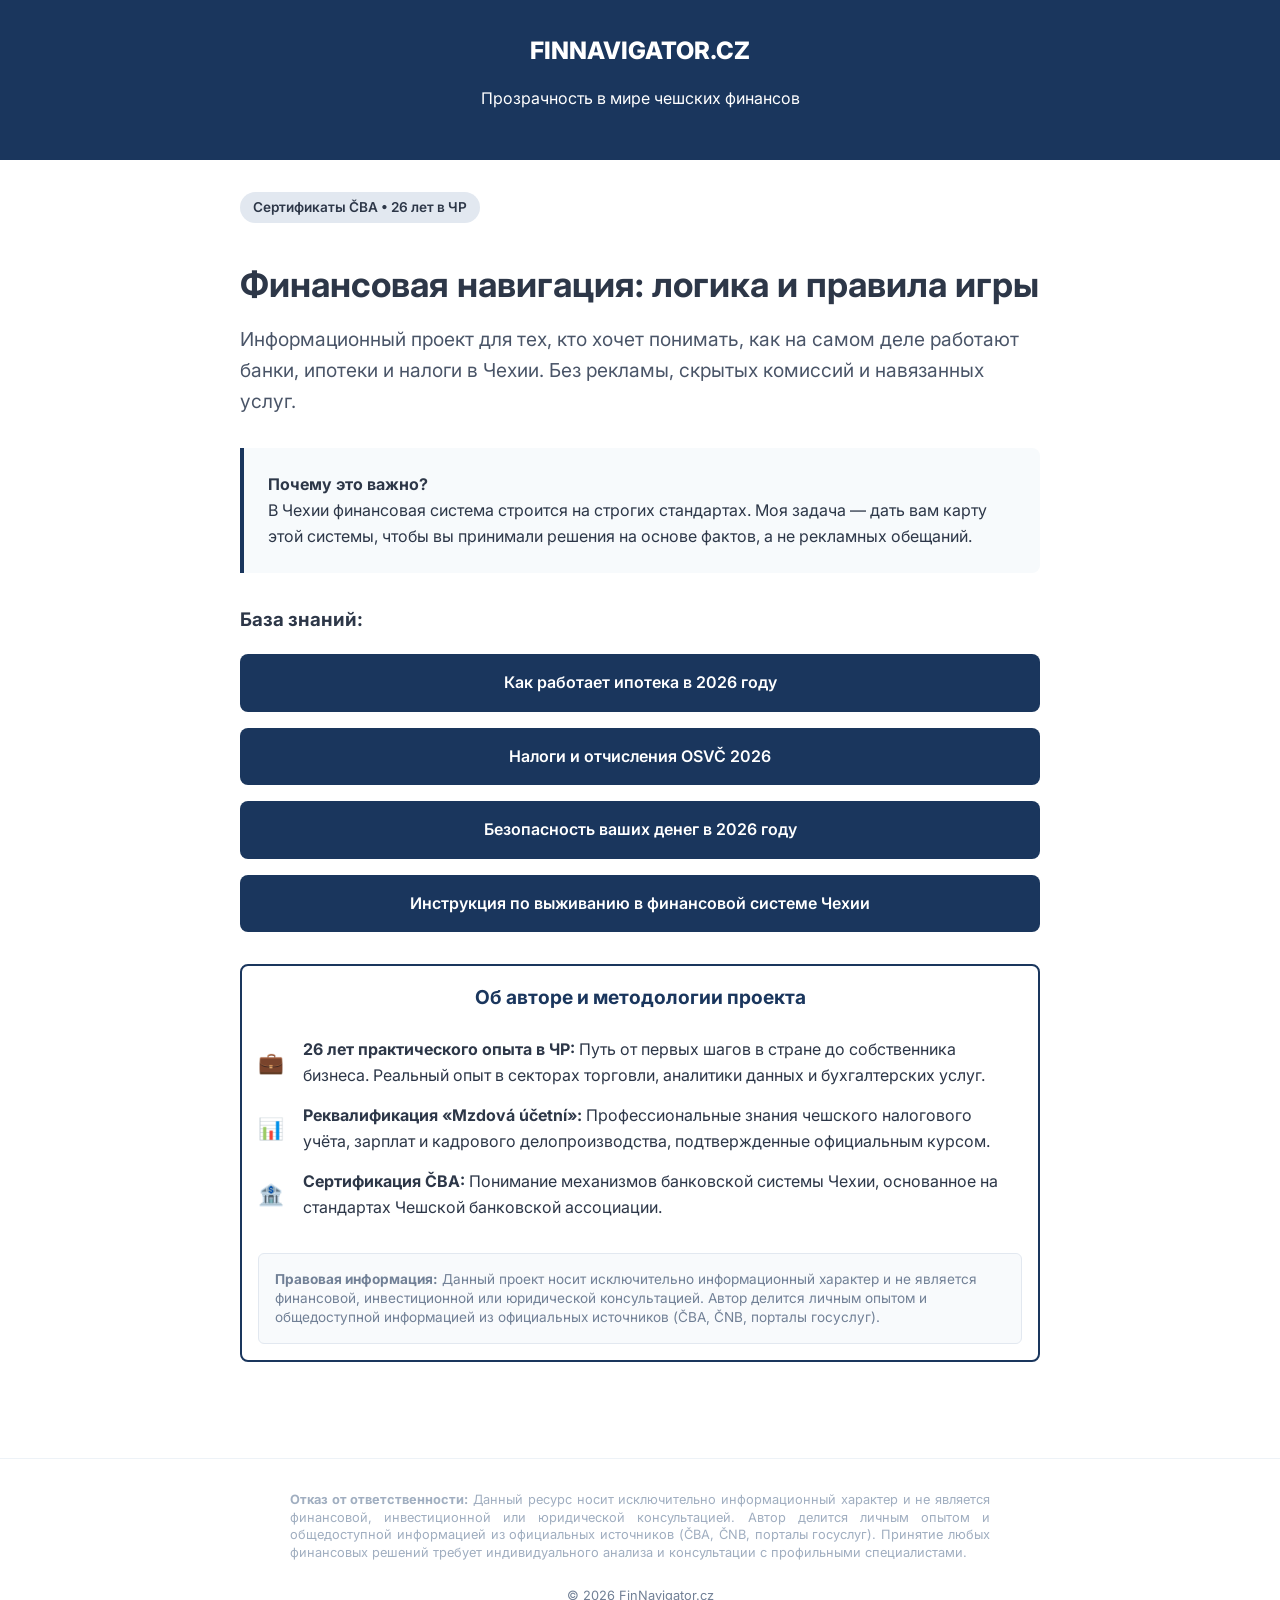
<file: index.html>
<!DOCTYPE html>
<html lang="ru">
<head>
    <meta charset="UTF-8">
    <meta name="viewport" content="width=device-width, initial-scale=1.0">
    <title>FinNavigator.cz | Финансовая грамотность в Чехии</title>
    <link href="https://fonts.googleapis.com/css2?family=Inter:wght@400;600;800&display=swap" rel="stylesheet">
    <style>
        :root {
            --primary: #1a365d; /* Глубокий синий (доверие) */
            --accent: #2b6cb0;
            --text: #2d3748;
            --light: #f7fafc;
        }
        body {
            font-family: 'Inter', sans-serif;
            margin: 0;
            line-height: 1.6;
            color: var(--text);
            background-color: #fff;
        }
        header {
            background: var(--primary);
            color: white;
            padding: 2rem 1rem;
            text-align: center;
        }
        .container {
            max-width: 800px;
            margin: 0 auto;
            padding: 2rem 1rem;
        }
        .badge {
            display: inline-block;
            background: #e2e8f0;
            padding: 0.3rem 0.8rem;
            border-radius: 20px;
            font-size: 0.85rem;
            font-weight: 600;
            margin-bottom: 1rem;
        }
        h1 { font-size: 2.2rem; margin-bottom: 1rem; line-height: 1.2; }
        .hero-text { font-size: 1.2rem; color: #4a5568; margin-bottom: 2rem; }
        
        .card {
            background: var(--light);
            border-left: 4px solid var(--primary);
            padding: 1.5rem;
            margin-bottom: 2rem;
            border-radius: 0 8px 8px 0;
        }
        .btn {
            display: block;
            background: var(--primary);
            color: white;
            text-decoration: none;
            padding: 1rem;
            text-align: center;
            border-radius: 8px;
            font-weight: 600;
            transition: 0.3s;
        }
        .btn:hover { background: var(--accent); }
        
        .footer {
            font-size: 0.8rem;
            color: #718096;
            text-align: center;
            margin-top: 4rem;
            border-top: 1px solid #edf2f7;
            padding-top: 2rem;
        }
        .expert-stamp {
            border: 2px solid var(--primary);
            padding: 1rem;
            margin-top: 2rem;
            text-align: center;
            border-radius: 8px;
        }
		.disclaimer-box {
           font-size: 0.85rem;
           color: #718096;
           background-color: #f8fafc;
           border: 1px solid #e2e8f0;
           padding: 1rem;
           margin-top: 1.5rem;
           border-radius: 6px;
           text-align: left;
           line-height: 1.4;
}
    </style>
</head>
<body>

<header>
    <div style="font-weight: 800; font-size: 1.5rem;">FINNAVIGATOR.CZ</div>
    <p>Прозрачность в мире чешских финансов</p>
</header>

<div class="container">
    <div class="badge">Сертификаты ČBA • 26 лет в ЧР</div>
    
    <h1>Финансовая навигация: логика и правила игры</h1>
    
    <p class="hero-text">
        Информационный проект для тех, кто хочет понимать, как на самом деле работают банки, ипотеки и налоги в Чехии. Без рекламы, скрытых комиссий и навязанных услуг.
    </p>

    <div class="card">
        <strong>Почему это важно?</strong><br>
        В Чехии финансовая система строится на строгих стандартах. Моя задача — дать вам карту этой системы, чтобы вы принимали решения на основе фактов, а не рекламных обещаний.
    </div>

    <h3>База знаний:</h3>
    <a href="mortgage2026.html" class="btn" style="margin-bottom: 1rem;">Как работает ипотека в 2026 году</a>
    <a href="osvc2026.html" class="btn" style="margin-bottom: 1rem;">Налоги и отчисления OSVČ 2026</a>
    <a href="security2026.html" class="btn" style="margin-bottom: 1rem;">Безопасность ваших денег в 2026 году</a>
	<a href="https://www.patreon.com/cw/FinNAVIGATOR" class="btn">Инструкция по выживанию в финансовой системе Чехии</a>

   <div class="expert-stamp">
    <strong style="font-size: 1.2rem; color: var(--primary);">Об авторе и методологии проекта</strong>
    
    <div style="margin-top: 1.5rem; display: grid; grid-template-columns: 30px 1fr; gap: 15px; align-items: center; text-align: left;">
        
        <div style="font-size: 1.3rem; color: var(--accent); font-weight: 800;">💼</div>
        <div>
            <strong>26 лет практического опыта в ЧР:</strong> Путь от первых шагов в стране до собственника бизнеса. Реальный опыт в секторах торговли, аналитики данных и бухгалтерских услуг.
        </div>

        <div style="font-size: 1.3rem; color: var(--accent); font-weight: 800;">📊</div>
        <div>
            <strong>Реквалификация «Mzdová účetní»:</strong> Профессиональные знания чешского налогового учёта, зарплат и кадрового делопроизводства, подтвержденные официальным курсом.
        </div>

        <div style="font-size: 1.3rem; color: var(--accent); font-weight: 800;">🏦</div>
        <div>
            <strong>Сертификация ČBA:</strong> Понимание механизмов банковской системы Чехии, основанное на стандартах Чешской банковской ассоциации.
        </div>
    </div>
    
    <div class="disclaimer-box" style="margin-top: 2rem;">
        <strong>Правовая информация:</strong> Данный проект носит исключительно информационный характер и не является финансовой, инвестиционной или юридической консультацией. Автор делится личным опытом и общедоступной информацией из официальных источников (ČBA, ČNB, порталы госуслуг).
    </div>
</div>
</div>

    <div class="footer">
	<p style="font-size: 0.8rem; line-height: 1.4; max-width: 700px; margin: 0 auto; color: #a0aec0; text-align: justify;">
        <strong>Отказ от ответственности:</strong> Данный ресурс носит исключительно информационный характер и не является финансовой, инвестиционной или юридической консультацией. Автор делится личным опытом и общедоступной информацией из официальных источников (ČBA, ČNB, порталы госуслуг). Принятие любых финансовых решений требует индивидуального анализа и консультации с профильными специалистами.
    </p>
 		<div style="margin-top: 1.5rem;">© 2026 FinNavigator.cz</div>
    </div>
</div>


</body>
</html>
</file>
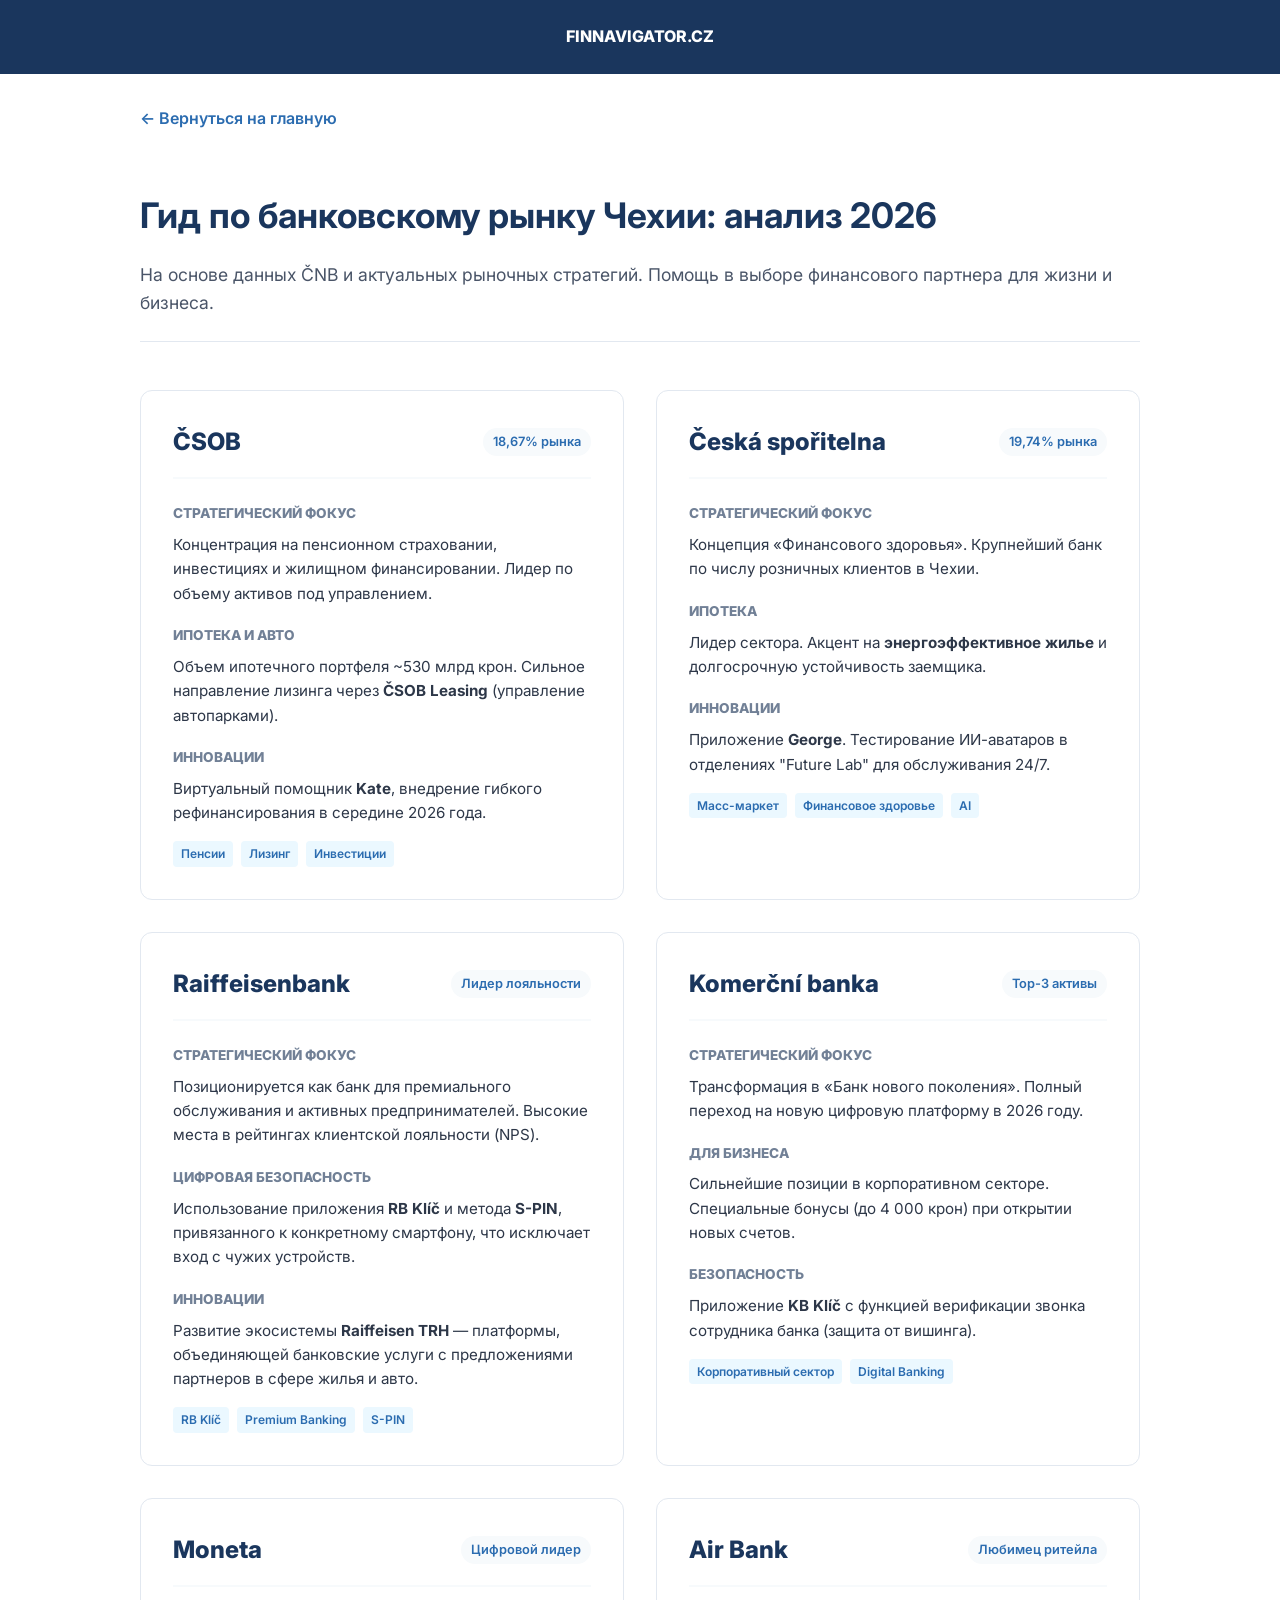
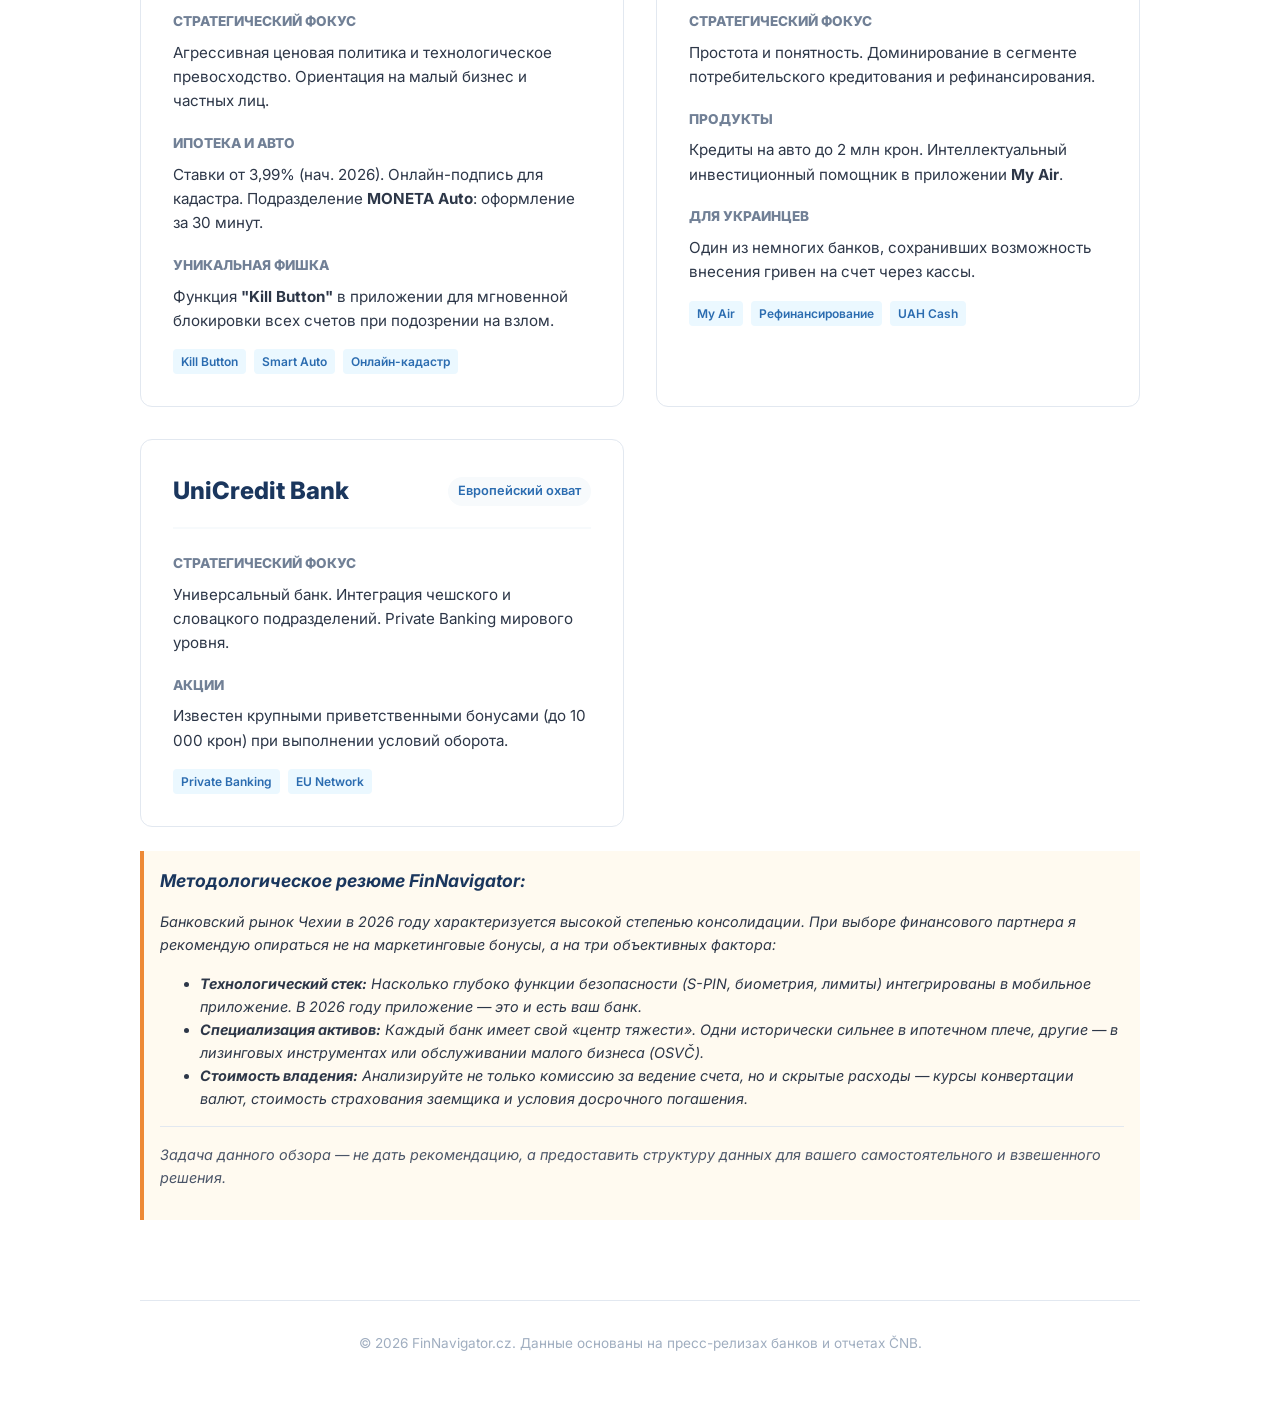
<file: banks2026.html>
<!DOCTYPE html>
<html lang="ru">
<head>
    <meta charset="UTF-8">
    <meta name="viewport" content="width=device-width, initial-scale=1.0">
    <title>Гид по банкам Чехии 2026 | FinNavigator.cz</title>
    <link href="https://fonts.googleapis.com/css2?family=Inter:wght@400;600;700;800&display=swap" rel="stylesheet">
    <style>
        :root { --primary: #1a365d; --accent: #2b6cb0; --text: #2d3748; --bg: #f7fafc; --border: #e2e8f0; }
        body { font-family: 'Inter', sans-serif; margin: 0; line-height: 1.6; color: var(--text); background: #fff; }
        header { background: var(--primary); color: white; padding: 1.5rem; text-align: center; font-weight: 800; }
        .container { max-width: 1000px; margin: 0 auto; padding: 2rem 1.5rem; }
        .back-link { display: inline-block; margin-bottom: 2rem; color: var(--accent); text-decoration: none; font-weight: 600; }
        
        h1 { font-size: 2.2rem; color: var(--primary); margin-bottom: 1rem; }
        .intro { font-size: 1.1rem; color: #4a5568; margin-bottom: 3rem; border-bottom: 1px solid var(--border); padding-bottom: 1.5rem; }

        /* Сетка банков */
        .banks-grid { display: grid; grid-template-columns: repeat(auto-fill, minmax(450px, 1fr)); gap: 2rem; }
        @media (max-width: 600px) { .banks-grid { grid-template-columns: 1fr; } }

        .bank-card { border: 1px solid var(--border); border-radius: 12px; padding: 2rem; background: #fff; transition: transform 0.2s; position: relative; }
        .bank-card:hover { transform: translateY(-5px); border-color: var(--accent); box-shadow: 0 10px 15px -3px rgba(0, 0, 0, 0.1); }
        
        .bank-header { display: flex; justify-content: space-between; align-items: center; margin-bottom: 1.5rem; border-bottom: 2px solid var(--bg); padding-bottom: 1rem; }
        .bank-title { font-size: 1.5rem; font-weight: 800; color: var(--primary); }
        .market-share { font-size: 0.8rem; background: var(--bg); padding: 4px 10px; border-radius: 20px; font-weight: 600; color: var(--accent); }

        .section-label { font-size: 0.85rem; font-weight: 800; text-transform: uppercase; color: #718096; margin-top: 1.2rem; display: block; }
        .content-text { font-size: 0.95rem; margin: 0.5rem 0 1rem 0; }
        
        .tag-list { display: flex; flex-wrap: wrap; gap: 8px; margin-top: 1rem; }
        .tag { font-size: 0.75rem; background: #ebf8ff; color: #2b6cb0; padding: 3px 8px; border-radius: 4px; font-weight: 600; }

        .expert-comment { background: #fffaf0; border-left: 4px solid #ed8936; padding: 1rem; margin-top: 1.5rem; font-size: 0.9rem; font-style: italic; }
        
        .footer { font-size: 0.85rem; color: #a0aec0; text-align: center; margin-top: 5rem; padding: 2rem 0; border-top: 1px solid var(--border); }
    </style>
</head>
<body>

<header>FINNAVIGATOR.CZ</header>

<div class="container">
    <a href="index.html" class="back-link">← Вернуться на главную</a>
    
    <h1>Гид по банковскому рынку Чехии: анализ 2026</h1>
    <p class="intro">На основе данных ČNB и актуальных рыночных стратегий. Помощь в выборе финансового партнера для жизни и бизнеса.</p>

    <div class="banks-grid">
        
        <div class="bank-card">
            <div class="bank-header">
                <span class="bank-title">ČSOB</span>
                <span class="market-share">18,67% рынка</span>
            </div>
            <span class="section-label">Стратегический фокус</span>
            <p class="content-text">Концентрация на пенсионном страховании, инвестициях и жилищном финансировании. Лидер по объему активов под управлением.</p>
            
            <span class="section-label">Ипотека и Авто</span>
            <p class="content-text">Объем ипотечного портфеля ~530 млрд крон. Сильное направление лизинга через <strong>ČSOB Leasing</strong> (управление автопарками).</p>
            
            <span class="section-label">Инновации</span>
            <p class="content-text">Виртуальный помощник <strong>Kate</strong>, внедрение гибкого рефинансирования в середине 2026 года.</p>
            
            <div class="tag-list">
                <span class="tag">Пенсии</span><span class="tag">Лизинг</span><span class="tag">Инвестиции</span>
            </div>
        </div>

        <div class="bank-card">
            <div class="bank-header">
                <span class="bank-title">Česká spořitelna</span>
                <span class="market-share">19,74% рынка</span>
            </div>
            <span class="section-label">Стратегический фокус</span>
            <p class="content-text">Концепция «Финансового здоровья». Крупнейший банк по числу розничных клиентов в Чехии.</p>
            
            <span class="section-label">Ипотека</span>
            <p class="content-text">Лидер сектора. Акцент на <strong>энергоэффективное жилье</strong> и долгосрочную устойчивость заемщика.</p>
            
            <span class="section-label">Инновации</span>
            <p class="content-text">Приложение <strong>George</strong>. Тестирование ИИ-аватаров в отделениях "Future Lab" для обслуживания 24/7.</p>
            
            <div class="tag-list">
                <span class="tag">Масс-маркет</span><span class="tag">Финансовое здоровье</span><span class="tag">AI</span>
            </div>
        </div>
         <div class="bank-card">
            <div class="bank-header">
                <span class="bank-title">Raiffeisenbank</span>
                <span class="market-share">Лидер лояльности</span>
            </div>
            <span class="section-label">Стратегический фокус</span>
            <p class="content-text">Позиционируется как банк для премиального обслуживания и активных предпринимателей. Высокие места в рейтингах клиентской лояльности (NPS).</p>
            
            <span class="section-label">Цифровая безопасность</span>
            <p class="content-text">Использование приложения <strong>RB Klíč</strong> и метода <strong>S-PIN</strong>, привязанного к конкретному смартфону, что исключает вход с чужих устройств.</p>
            
            <span class="section-label">Инновации</span>
            <p class="content-text">Развитие экосистемы <strong>Raiffeisen TRH</strong> — платформы, объединяющей банковские услуги с предложениями партнеров в сфере жилья и авто.</p>
            
            <div class="tag-list">
                <span class="tag">RB Klíč</span><span class="tag">Premium Banking</span><span class="tag">S-PIN</span>
            </div>
        </div>
        <div class="bank-card">
            <div class="bank-header">
                <span class="bank-title">Komerční banka</span>
                <span class="market-share">Top-3 активы</span>
            </div>
            <span class="section-label">Стратегический фокус</span>
            <p class="content-text">Трансформация в «Банк нового поколения». Полный переход на новую цифровую платформу в 2026 году.</p>
            
            <span class="section-label">Для бизнеса</span>
            <p class="content-text">Сильнейшие позиции в корпоративном секторе. Специальные бонусы (до 4 000 крон) при открытии новых счетов.</p>
            
            <span class="section-label">Безопасность</span>
            <p class="content-text">Приложение <strong>KB Klíč</strong> с функцией верификации звонка сотрудника банка (защита от вишинга).</p>
            
            <div class="tag-list">
                <span class="tag">Корпоративный сектор</span><span class="tag">Digital Banking</span>
            </div>
        </div>

        <div class="bank-card">
            <div class="bank-header">
                <span class="bank-title">Moneta</span>
                <span class="market-share">Цифровой лидер</span>
            </div>
            <span class="section-label">Стратегический фокус</span>
            <p class="content-text">Агрессивная ценовая политика и технологическое превосходство. Ориентация на малый бизнес и частных лиц.</p>
            
            <span class="section-label">Ипотека и Авто</span>
            <p class="content-text">Ставки от 3,99% (нач. 2026). Онлайн-подпись для кадастра. Подразделение <strong>MONETA Auto</strong>: оформление за 30 минут.</p>
            
            <span class="section-label">Уникальная фишка</span>
            <p class="content-text">Функция <strong>"Kill Button"</strong> в приложении для мгновенной блокировки всех счетов при подозрении на взлом.</p>
            
            <div class="tag-list">
                <span class="tag">Kill Button</span><span class="tag">Smart Auto</span><span class="tag">Онлайн-кадастр</span>
            </div>
        </div>

        <div class="bank-card">
            <div class="bank-header">
                <span class="bank-title">Air Bank</span>
                <span class="market-share">Любимец ритейла</span>
            </div>
            <span class="section-label">Стратегический фокус</span>
            <p class="content-text">Простота и понятность. Доминирование в сегменте потребительского кредитования и рефинансирования.</p>
            
            <span class="section-label">Продукты</span>
            <p class="content-text">Кредиты на авто до 2 млн крон. Интеллектуальный инвестиционный помощник в приложении <strong>My Air</strong>.</p>
            
            <span class="section-label">Для украинцев</span>
            <p class="content-text">Один из немногих банков, сохранивших возможность внесения гривен на счет через кассы.</p>
            
            <div class="tag-list">
                <span class="tag">My Air</span><span class="tag">Рефинансирование</span><span class="tag">UAH Cash</span>
            </div>
        </div>

        <div class="bank-card">
            <div class="bank-header">
                <span class="bank-title">UniCredit Bank</span>
                <span class="market-share">Европейский охват</span>
            </div>
            <span class="section-label">Стратегический фокус</span>
            <p class="content-text">Универсальный банк. Интеграция чешского и словацкого подразделений. Private Banking мирового уровня.</p>
            
            <span class="section-label">Акции</span>
            <p class="content-text">Известен крупными приветственными бонусами (до 10 000 крон) при выполнении условий оборота.</p>
            
            <div class="tag-list">
                <span class="tag">Private Banking</span><span class="tag">EU Network</span>
            </div>
        </div>

    </div>

   <div class="expert-comment">
    <strong style="font-size: 1.1rem; color: var(--primary); display: block; margin-bottom: 0.8rem;">
        Методологическое резюме FinNavigator:
    </strong>
    <p style="margin-bottom: 1rem;">
        Банковский рынок Чехии в 2026 году характеризуется высокой степенью консолидации. При выборе финансового партнера я рекомендую опираться не на маркетинговые бонусы, а на три объективных фактора:
    </p>
    <ul style="margin-bottom: 1rem;">
        <li><strong>Технологический стек:</strong> Насколько глубоко функции безопасности (S-PIN, биометрия, лимиты) интегрированы в мобильное приложение. В 2026 году приложение — это и есть ваш банк.</li>
        <li><strong>Специализация активов:</strong> Каждый банк имеет свой «центр тяжести». Одни исторически сильнее в ипотечном плече, другие — в лизинговых инструментах или обслуживании малого бизнеса (OSVČ).</li>
        <li><strong>Стоимость владения:</strong> Анализируйте не только комиссию за ведение счета, но и скрытые расходы — курсы конвертации валют, стоимость страхования заемщика и условия досрочного погашения.</li>
    </ul>
    <p style="font-size: 0.9rem; border-top: 1px solid #e2e8f0; padding-top: 1rem; color: #4a5568;">
        <em>Задача данного обзора — не дать рекомендацию, а предоставить структуру данных для вашего самостоятельного и взвешенного решения.</em>
    </p>
</div>

    <div class="footer">
        © 2026 FinNavigator.cz. Данные основаны на пресс-релизах банков и отчетах ČNB.
    </div>
</div>

</body>
</html>
</file>
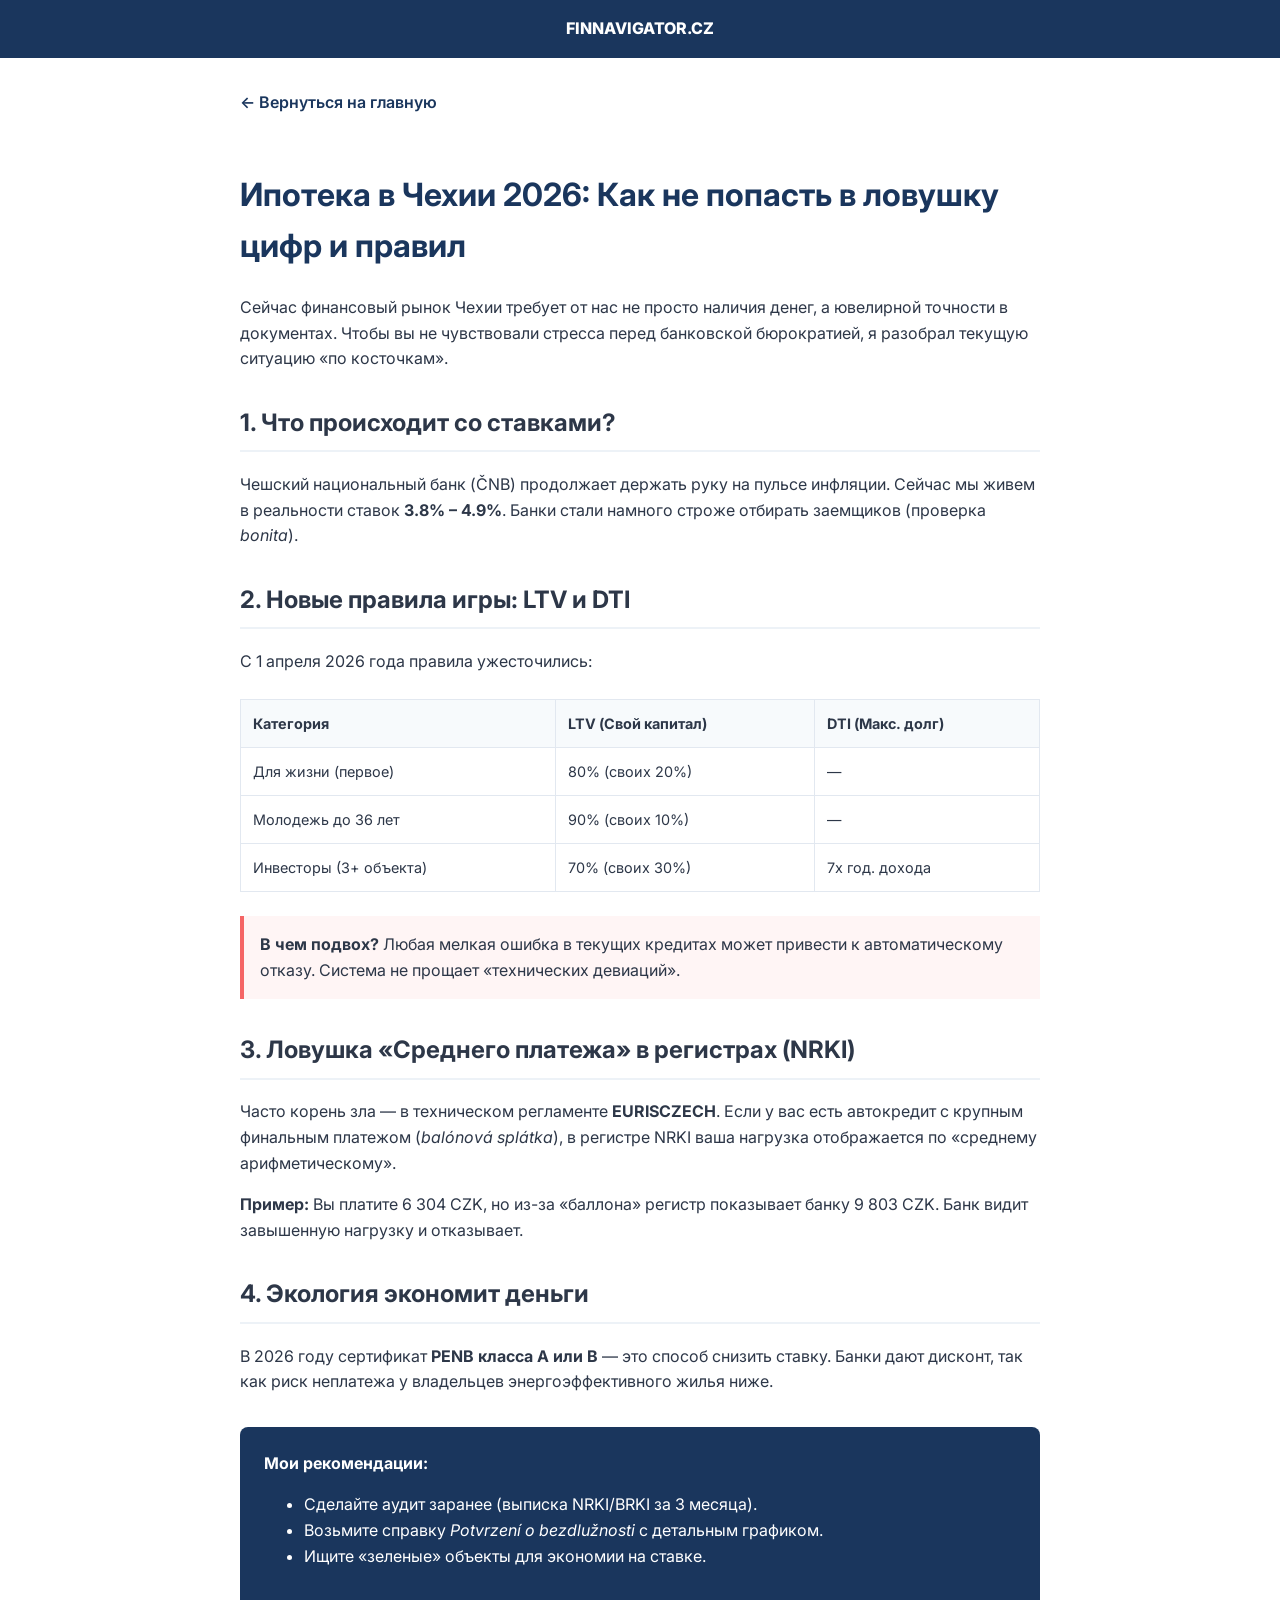
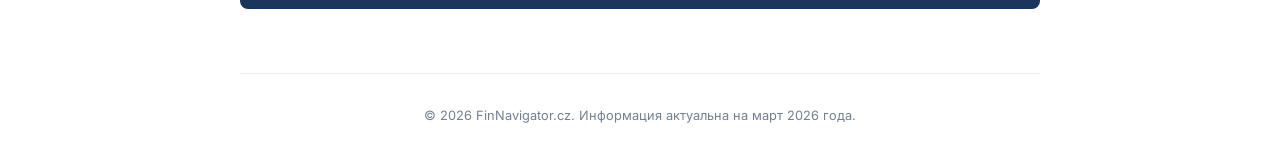
<file: mortgage2026.html>
<!DOCTYPE html>
<html lang="ru">
<head>
    <meta charset="UTF-8">
    <meta name="viewport" content="width=device-width, initial-scale=1.0">
    <title>Ипотека в Чехии 2026 | FinNavigator.cz</title>
    <link href="https://fonts.googleapis.com/css2?family=Inter:wght@400;600;800&display=swap" rel="stylesheet">
    <style>
        :root { --primary: #1a365d; --text: #2d3748; --light: #f7fafc; }
        body { font-family: 'Inter', sans-serif; margin: 0; line-height: 1.6; color: var(--text); }
        header { background: var(--primary); color: white; padding: 1rem; text-align: center; }
        .container { max-width: 800px; margin: 0 auto; padding: 2rem 1rem; }
        .back-link { display: inline-block; margin-bottom: 2rem; color: var(--primary); text-decoration: none; font-weight: 600; }
        h1 { font-size: 2rem; color: var(--primary); margin-bottom: 1.5rem; }
        h2 { font-size: 1.5rem; border-bottom: 2px solid #edf2f7; padding-bottom: 0.5rem; margin-top: 2rem; }
        table { width: 100%; border-collapse: collapse; margin: 1.5rem 0; font-size: 0.9rem; }
        th, td { border: 1px solid #e2e8f0; padding: 12px; text-align: left; }
        th { background: var(--light); }
        .highlight { background: #fff5f5; border-left: 4px solid #f56565; padding: 1rem; margin: 1.5rem 0; }
        .footer { font-size: 0.8rem; color: #718096; text-align: center; margin-top: 4rem; border-top: 1px solid #edf2f7; padding-top: 2rem; }
    </style>
</head>
<body>

<header>
    <div style="font-weight: 800;">FINNAVIGATOR.CZ</div>
</header>

<div class="container">
    <a href="index.html" class="back-link">← Вернуться на главную</a>
    
    <h1>Ипотека в Чехии 2026: Как не попасть в ловушку цифр и правил</h1>
    
    <p>Сейчас финансовый рынок Чехии требует от нас не просто наличия денег, а ювелирной точности в документах. Чтобы вы не чувствовали стресса перед банковской бюрократией, я разобрал текущую ситуацию «по косточкам».</p>

    <h2>1. Что происходит со ставками?</h2>
    <p>Чешский национальный банк (ČNB) продолжает держать руку на пульсе инфляции. Сейчас мы живем в реальности ставок <strong>3.8% – 4.9%</strong>. Банки стали намного строже отбирать заемщиков (проверка <em>bonita</em>).</p>

    <h2>2. Новые правила игры: LTV и DTI</h2>
    <p>С 1 апреля 2026 года правила ужесточились:</p>
    <table>
        <thead>
            <tr>
                <th>Категория</th>
                <th>LTV (Свой капитал)</th>
                <th>DTI (Макс. долг)</th>
            </tr>
        </thead>
        <tbody>
            <tr>
                <td>Для жизни (первое)</td>
                <td>80% (своих 20%)</td>
                <td>—</td>
            </tr>
            <tr>
                <td>Молодежь до 36 лет</td>
                <td>90% (своих 10%)</td>
                <td>—</td>
            </tr>
            <tr>
                <td>Инвесторы (3+ объекта)</td>
                <td>70% (своих 30%)</td>
                <td>7x год. дохода</td>
            </tr>
        </tbody>
    </table>

    <div class="highlight">
        <strong>В чем подвох?</strong> Любая мелкая ошибка в текущих кредитах может привести к автоматическому отказу. Система не прощает «технических девиаций».
    </div>

    <h2>3. Ловушка «Среднего платежа» в регистрах (NRKI)</h2>
    <p>Часто корень зла — в техническом регламенте <strong>EURISCZECH</strong>. Если у вас есть автокредит с крупным финальным платежом (<em>balónová splátka</em>), в регистре NRKI ваша нагрузка отображается по «среднему арифметическому».</p>
    <p><strong>Пример:</strong> Вы платите 6 304 CZK, но из-за «баллона» регистр показывает банку 9 803 CZK. Банк видит завышенную нагрузку и отказывает.</p>

    <h2>4. Экология экономит деньги</h2>
    <p>В 2026 году сертификат <strong>PENB класса A или B</strong> — это способ снизить ставку. Банки дают дисконт, так как риск неплатежа у владельцев энергоэффективного жилья ниже.</p>

    <div style="background: var(--primary); color: white; padding: 1.5rem; border-radius: 8px; margin-top: 2rem;">
        <strong>Мои рекомендации:</strong>
        <ul>
            <li>Сделайте аудит заранее (выписка NRKI/BRKI за 3 месяца).</li>
            <li>Возьмите справку <em>Potvrzení o bezdlužnosti</em> с детальным графиком.</li>
            <li>Ищите «зеленые» объекты для экономии на ставке.</li>
        </ul>
    </div>

    <div class="footer">
        © 2026 FinNavigator.cz. Информация актуальна на март 2026 года.
    </div>
</div>

</body>
</html>
</file>
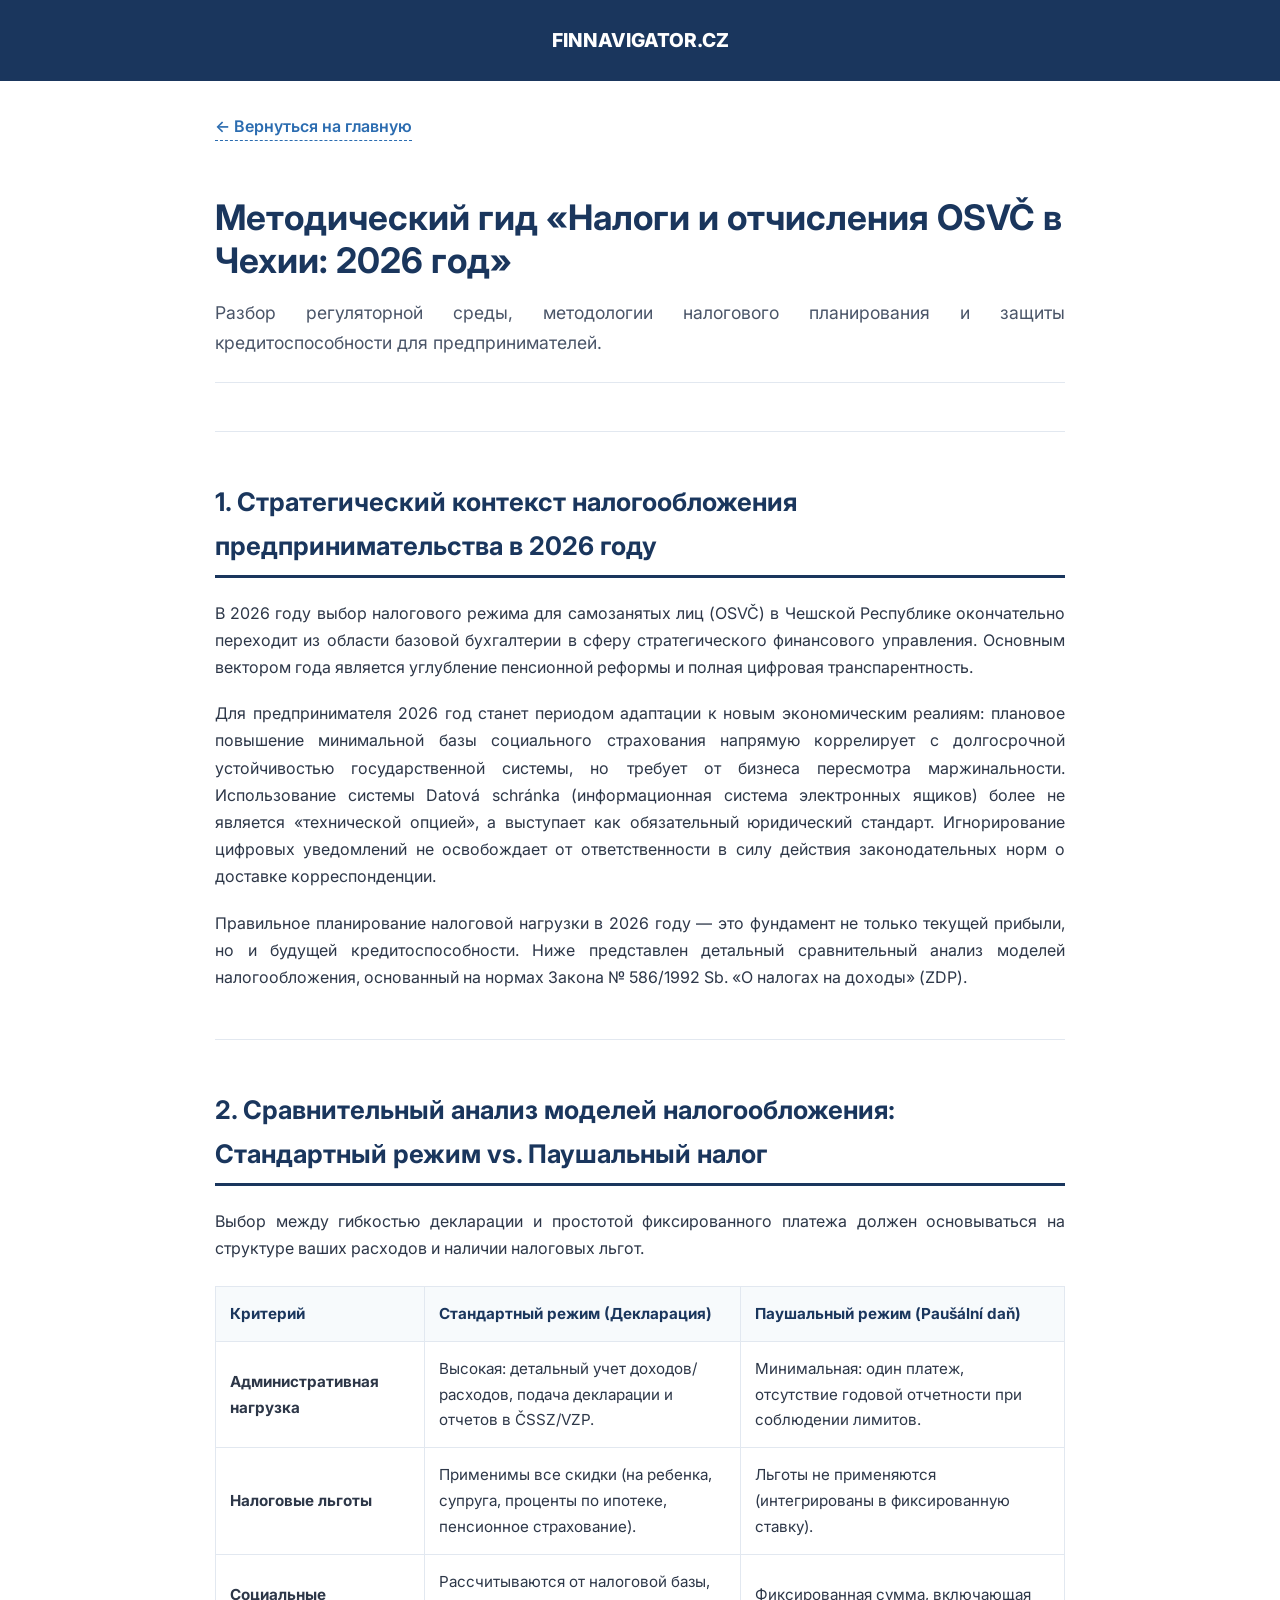
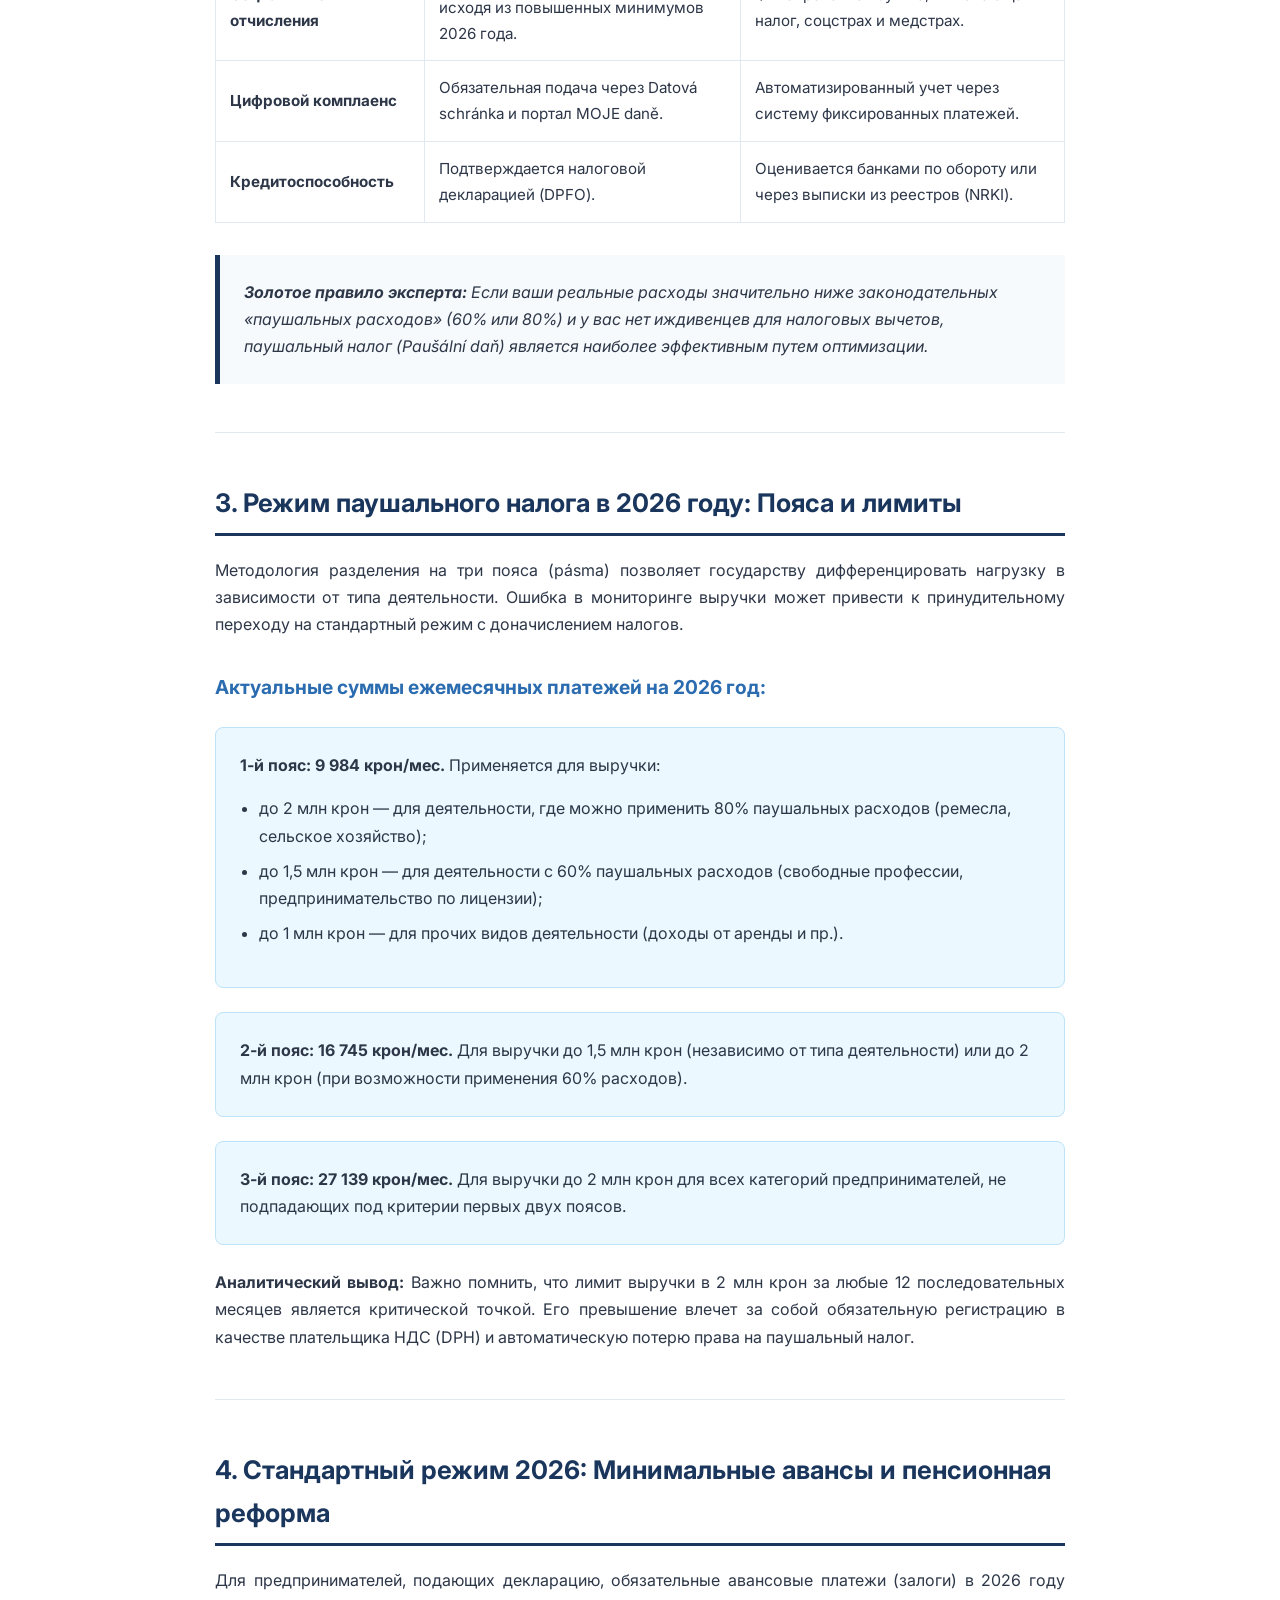
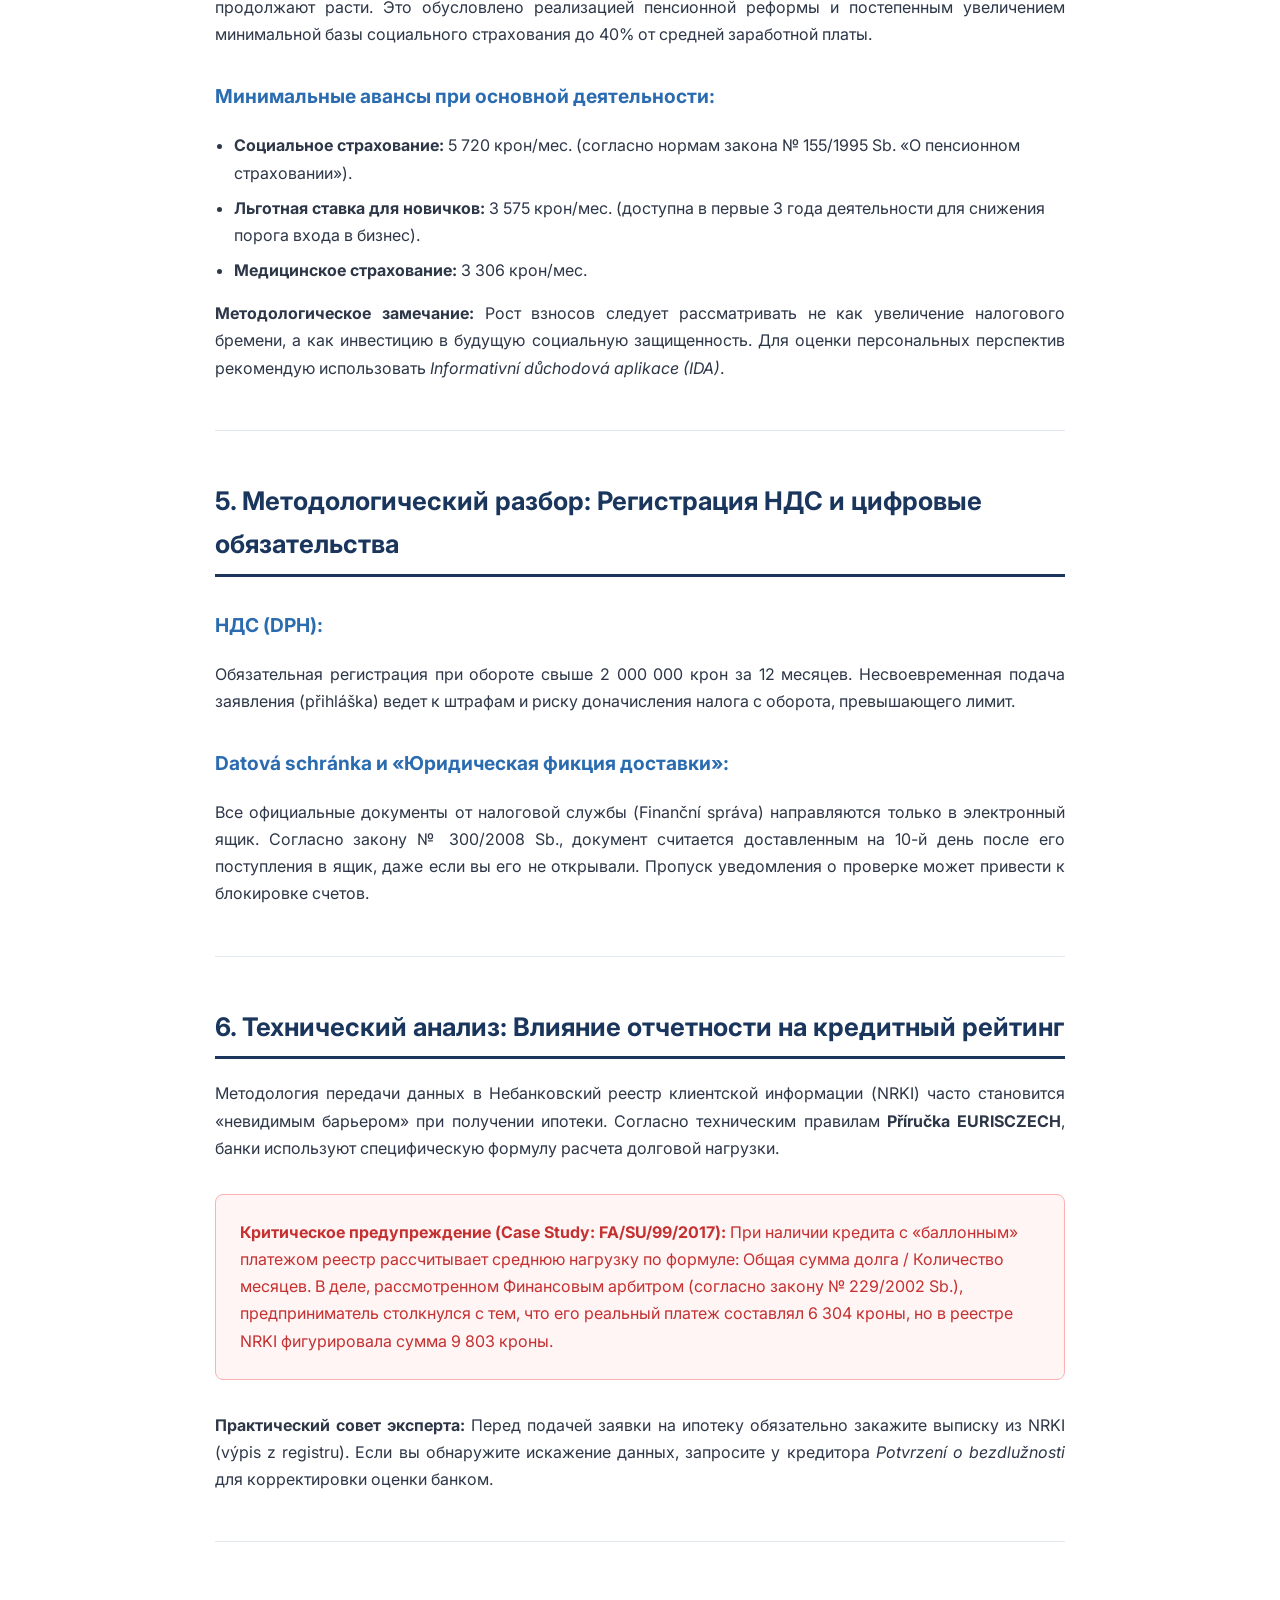
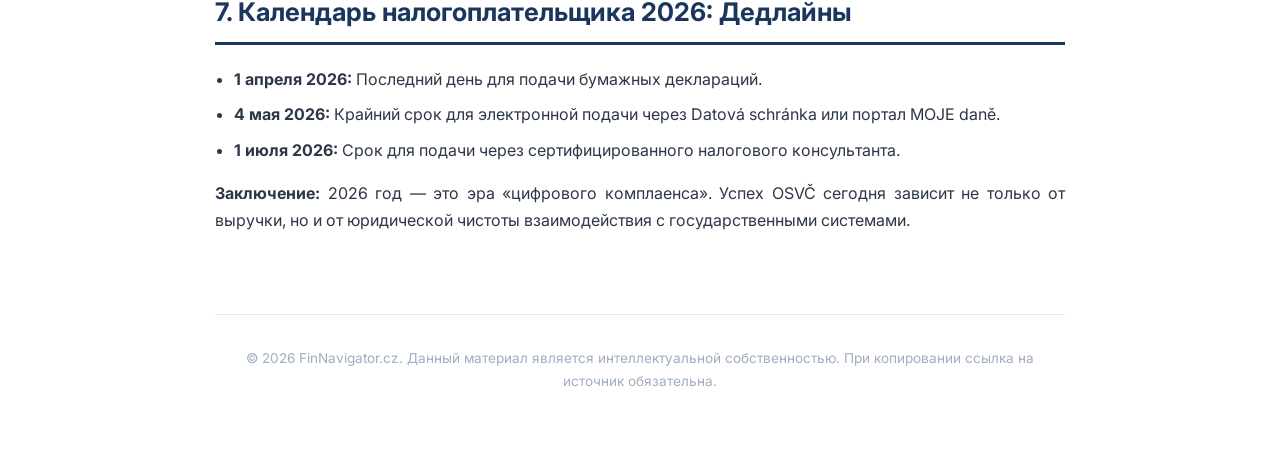
<file: osvc2026.html>
<!DOCTYPE html>
<html lang="ru">
<head>
    <meta charset="UTF-8">
    <meta name="viewport" content="width=device-width, initial-scale=1.0">
    <title>Налоги и отчисления OSVČ 2026 | FinNavigator.cz</title>
    <link href="https://fonts.googleapis.com/css2?family=Inter:wght@400;600;700;800&display=swap" rel="stylesheet">
    <style>
        :root { --primary: #1a365d; --accent: #2b6cb0; --text: #2d3748; --bg: #f7fafc; --border: #e2e8f0; }
        body { font-family: 'Inter', sans-serif; margin: 0; line-height: 1.7; color: var(--text); background: #fff; }
        header { background: var(--primary); color: white; padding: 1.5rem; text-align: center; font-weight: 800; font-size: 1.2rem; }
        .container { max-width: 850px; margin: 0 auto; padding: 2rem 1.5rem; }
        .back-link { display: inline-block; margin-bottom: 2rem; color: var(--accent); text-decoration: none; font-weight: 600; border-bottom: 1px dashed var(--accent); }
        h1 { font-size: 2.2rem; color: var(--primary); line-height: 1.2; margin-bottom: 1rem; }
        h2 { font-size: 1.6rem; color: var(--primary); border-bottom: 3px solid var(--primary); padding-bottom: 0.5rem; margin-top: 3rem; }
        h3 { font-size: 1.2rem; color: var(--accent); margin-top: 2rem; }
        p { margin-bottom: 1.2rem; text-align: justify; }
        .intro-lead { font-size: 1.1rem; color: #4a5568; border-bottom: 1px solid var(--border); padding-bottom: 1.5rem; margin-bottom: 2rem; }
        
        /* Таблицы */
        .table-wrapper { overflow-x: auto; margin: 1.5rem 0; }
        table { width: 100%; border-collapse: collapse; background: white; font-size: 0.95rem; }
        th, td { border: 1px solid var(--border); padding: 14px; text-align: left; }
        th { background: var(--bg); color: var(--primary); font-weight: 700; }
        
        /* Блоки акцентов */
        .expert-note { background: var(--bg); border-left: 5px solid var(--primary); padding: 1.5rem; margin: 2rem 0; font-style: italic; }
        .warning-box { background: #fff5f5; border: 1px solid #feb2b2; color: #c53030; padding: 1.5rem; border-radius: 8px; margin: 2rem 0; }
        .highlight-blue { background: #ebf8ff; border-radius: 8px; padding: 1.5rem; margin: 1.5rem 0; border: 1px solid #bee3f8; }
        
        hr { border: 0; border-top: 1px solid var(--border); margin: 3rem 0; }
        .footer { font-size: 0.85rem; color: #a0aec0; text-align: center; margin-top: 5rem; padding: 2rem 0; border-top: 1px solid var(--border); }
        ul { padding-left: 1.2rem; }
        li { margin-bottom: 0.5rem; }
    </style>
</head>
<body>

<header>FINNAVIGATOR.CZ</header>

<div class="container">
    <a href="index.html" class="back-link">← Вернуться на главную</a>
    
    <h1>Методический гид «Налоги и отчисления OSVČ в Чехии: 2026 год»</h1>
    <p class="intro-lead">Разбор регуляторной среды, методологии налогового планирования и защиты кредитоспособности для предпринимателей.</p>

    <hr>

    <h2>1. Стратегический контекст налогообложения предпринимательства в 2026 году</h2>
    <p>В 2026 году выбор налогового режима для самозанятых лиц (OSVČ) в Чешской Республике окончательно переходит из области базовой бухгалтерии в сферу стратегического финансового управления. Основным вектором года является углубление пенсионной реформы и полная цифровая транспарентность.</p>
    <p>Для предпринимателя 2026 год станет периодом адаптации к новым экономическим реалиям: плановое повышение минимальной базы социального страхования напрямую коррелирует с долгосрочной устойчивостью государственной системы, но требует от бизнеса пересмотра маржинальности. Использование системы Datová schránka (информационная система электронных ящиков) более не является «технической опцией», а выступает как обязательный юридический стандарт. Игнорирование цифровых уведомлений не освобождает от ответственности в силу действия законодательных норм о доставке корреспонденции.</p>
    <p>Правильное планирование налоговой нагрузки в 2026 году — это фундамент не только текущей прибыли, но и будущей кредитоспособности. Ниже представлен детальный сравнительный анализ моделей налогообложения, основанный на нормах Закона № 586/1992 Sb. «О налогах на доходы» (ZDP).</p>

    <hr>

    <h2>2. Сравнительный анализ моделей налогообложения: Стандартный режим vs. Паушальный налог</h2>
    <p>Выбор между гибкостью декларации и простотой фиксированного платежа должен основываться на структуре ваших расходов и наличии налоговых льгот.</p>
    
    <div class="table-wrapper">
        <table>
            <thead>
                <tr>
                    <th>Критерий</th>
                    <th>Стандартный режим (Декларация)</th>
                    <th>Паушальный режим (Paušální daň)</th>
                </tr>
            </thead>
            <tbody>
                <tr>
                    <td><strong>Административная нагрузка</strong></td>
                    <td>Высокая: детальный учет доходов/расходов, подача декларации и отчетов в ČSSZ/VZP.</td>
                    <td>Минимальная: один платеж, отсутствие годовой отчетности при соблюдении лимитов.</td>
                </tr>
                <tr>
                    <td><strong>Налоговые льготы</strong></td>
                    <td>Применимы все скидки (на ребенка, супруга, проценты по ипотеке, пенсионное страхование).</td>
                    <td>Льготы не применяются (интегрированы в фиксированную ставку).</td>
                </tr>
                <tr>
                    <td><strong>Социальные отчисления</strong></td>
                    <td>Рассчитываются от налоговой базы, исходя из повышенных минимумов 2026 года.</td>
                    <td>Фиксированная сумма, включающая налог, соцстрах и медстрах.</td>
                </tr>
                <tr>
                    <td><strong>Цифровой комплаенс</strong></td>
                    <td>Обязательная подача через Datová schránka и портал MOJE daně.</td>
                    <td>Автоматизированный учет через систему фиксированных платежей.</td>
                </tr>
                <tr>
                    <td><strong>Кредитоспособность</strong></td>
                    <td>Подтверждается налоговой декларацией (DPFO).</td>
                    <td>Оценивается банками по обороту или через выписки из реестров (NRKI).</td>
                </tr>
            </tbody>
        </table>
    </div>

    <div class="expert-note">
        <strong>Золотое правило эксперта:</strong> Если ваши реальные расходы значительно ниже законодательных «паушальных расходов» (60% или 80%) и у вас нет иждивенцев для налоговых вычетов, паушальный налог (Paušální daň) является наиболее эффективным путем оптимизации.
    </div>

    <hr>

    <h2>3. Режим паушального налога в 2026 году: Пояса и лимиты</h2>
    <p>Методология разделения на три пояса (pásma) позволяет государству дифференцировать нагрузку в зависимости от типа деятельности. Ошибка в мониторинге выручки может привести к принудительному переходу на стандартный режим с доначислением налогов.</p>
    
    <h3>Актуальные суммы ежемесячных платежей на 2026 год:</h3>
    
    <div class="highlight-blue">
        <strong>1-й пояс: 9 984 крон/мес.</strong> Применяется для выручки:<br>
        <ul>
            <li>до 2 млн крон — для деятельности, где можно применить 80% паушальных расходов (ремесла, сельское хозяйство);</li>
            <li>до 1,5 млн крон — для деятельности с 60% паушальных расходов (свободные профессии, предпринимательство по лицензии);</li>
            <li>до 1 млн крон — для прочих видов деятельности (доходы от аренды и пр.).</li>
        </ul>
    </div>

    <div class="highlight-blue">
        <strong>2-й пояс: 16 745 крон/мес.</strong> Для выручки до 1,5 млн крон (независимо от типа деятельности) или до 2 млн крон (при возможности применения 60% расходов).
    </div>

    <div class="highlight-blue">
        <strong>3-й пояс: 27 139 крон/мес.</strong> Для выручки до 2 млн крон для всех категорий предпринимателей, не подпадающих под критерии первых двух поясов.
    </div>

    <p><strong>Аналитический вывод:</strong> Важно помнить, что лимит выручки в 2 млн крон за любые 12 последовательных месяцев является критической точкой. Его превышение влечет за собой обязательную регистрацию в качестве плательщика НДС (DPH) и автоматическую потерю права на паушальный налог.</p>

    <hr>

    <h2>4. Стандартный режим 2026: Минимальные авансы и пенсионная реформа</h2>
    <p>Для предпринимателей, подающих декларацию, обязательные авансовые платежи (залоги) в 2026 году продолжают расти. Это обусловлено реализацией пенсионной реформы и постепенным увеличением минимальной базы социального страхования до 40% от средней заработной платы.</p>
    
    <h3>Минимальные авансы при основной деятельности:</h3>
    <ul>
        <li><strong>Социальное страхование:</strong> 5 720 крон/мес. (согласно нормам закона № 155/1995 Sb. «О пенсионном страховании»).</li>
        <li><strong>Льготная ставка для новичков:</strong> 3 575 крон/мес. (доступна в первые 3 года деятельности для снижения порога входа в бизнес).</li>
        <li><strong>Медицинское страхование:</strong> 3 306 крон/мес.</li>
    </ul>

    <p><strong>Методологическое замечание:</strong> Рост взносов следует рассматривать не как увеличение налогового бремени, а как инвестицию в будущую социальную защищенность. Для оценки персональных перспектив рекомендую использовать <em>Informativní důchodová aplikace (IDA)</em>.</p>

    <hr>

    <h2>5. Методологический разбор: Регистрация НДС и цифровые обязательства</h2>
    <h3>НДС (DPH):</h3>
    <p>Обязательная регистрация при обороте свыше 2 000 000 крон за 12 месяцев. Несвоевременная подача заявления (přihláška) ведет к штрафам и риску доначисления налога с оборота, превышающего лимит.</p>
    
    <h3>Datová schránka и «Юридическая фикция доставки»:</h3>
    <p>Все официальные документы от налоговой службы (Finanční správa) направляются только в электронный ящик. Согласно закону № 300/2008 Sb., документ считается доставленным на 10-й день после его поступления в ящик, даже если вы его не открывали. Пропуск уведомления о проверке может привести к блокировке счетов.</p>

    <hr>

    <h2>6. Технический анализ: Влияние отчетности на кредитный рейтинг</h2>
    <p>Методология передачи данных в Небанковский реестр клиентской информации (NRKI) часто становится «невидимым барьером» при получении ипотеки. Согласно техническим правилам <strong>Příručka EURISCZECH</strong>, банки используют специфическую формулу расчета долговой нагрузки.</p>
    
    <div class="warning-box">
        <strong>Критическое предупреждение (Case Study: FA/SU/99/2017):</strong> При наличии кредита с «баллонным» платежом реестр рассчитывает среднюю нагрузку по формуле: Общая сумма долга / Количество месяцев. В деле, рассмотренном Финансовым арбитром (согласно закону № 229/2002 Sb.), предприниматель столкнулся с тем, что его реальный платеж составлял 6 304 кроны, но в реестре NRKI фигурировала сумма 9 803 кроны.
    </div>

    <p><strong>Практический совет эксперта:</strong> Перед подачей заявки на ипотеку обязательно закажите выписку из NRKI (výpis z registru). Если вы обнаружите искажение данных, запросите у кредитора <em>Potvrzení o bezdlužnosti</em> для корректировки оценки банком.</p>

    <hr>

    <h2>7. Календарь налогоплательщика 2026: Дедлайны</h2>
    <ul>
        <li><strong>1 апреля 2026:</strong> Последний день для подачи бумажных деклараций.</li>
        <li><strong>4 мая 2026:</strong> Крайний срок для электронной подачи через Datová schránka или портал MOJE daně.</li>
        <li><strong>1 июля 2026:</strong> Срок для подачи через сертифицированного налогового консультанта.</li>
    </ul>

    <p><strong>Заключение:</strong> 2026 год — это эра «цифрового комплаенса». Успех OSVČ сегодня зависит не только от выручки, но и от юридической чистоты взаимодействия с государственными системами.</p>

    <div class="footer">
        © 2026 FinNavigator.cz. Данный материал является интеллектуальной собственностью. При копировании ссылка на источник обязательна.
    </div>
</div>

</body>
</html>
</file>
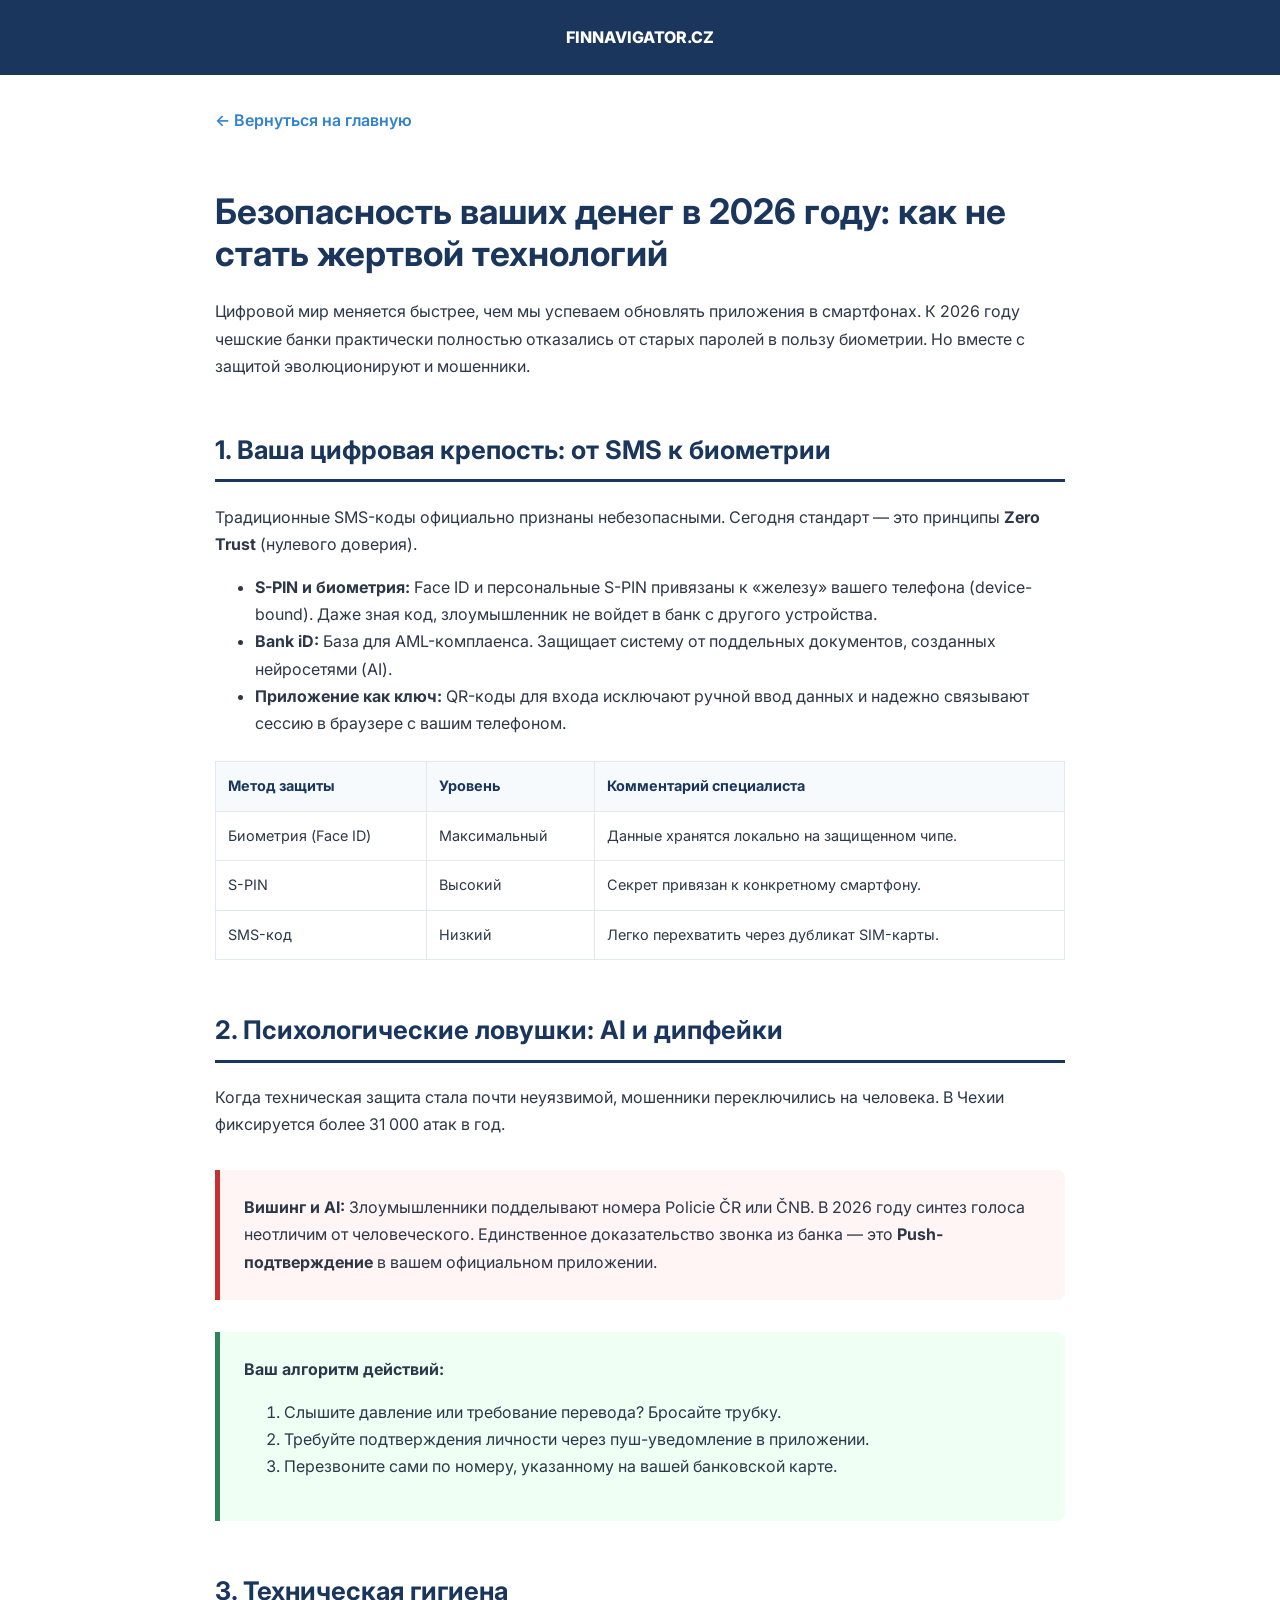
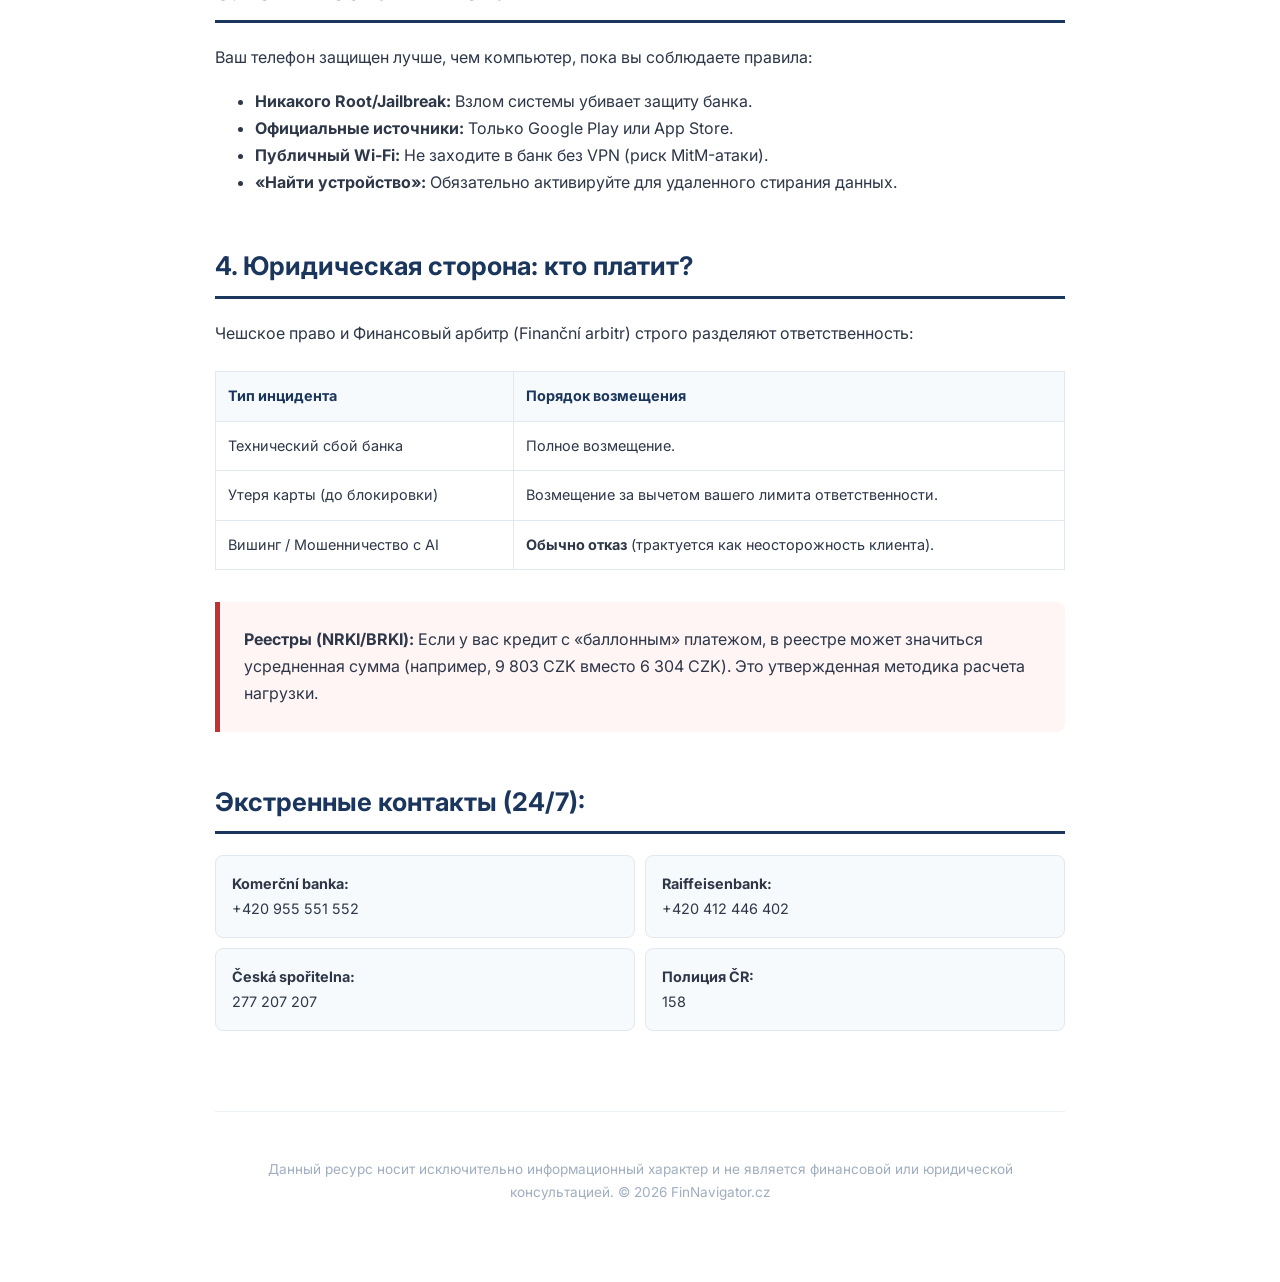
<file: security2026.html>
<!DOCTYPE html>
<html lang="ru">
<head>
    <meta charset="UTF-8">
    <meta name="viewport" content="width=device-width, initial-scale=1.0">
    <title>Безопасность денег 2026 | FinNavigator.cz</title>
    <link href="https://fonts.googleapis.com/css2?family=Inter:wght@400;600;700;800&display=swap" rel="stylesheet">
    <style>
        :root { --primary: #1a365d; --accent: #c53030; --safe: #2f855a; --text: #2d3748; --bg: #f7fafc; }
        body { font-family: 'Inter', sans-serif; margin: 0; line-height: 1.7; color: var(--text); background: #fff; }
        header { background: var(--primary); color: white; padding: 1.5rem; text-align: center; font-weight: 800; }
        .container { max-width: 850px; margin: 0 auto; padding: 2rem 1.5rem; }
        .back-link { display: inline-block; margin-bottom: 2rem; color: #3182ce; text-decoration: none; font-weight: 600; }
        h1 { font-size: 2.2rem; color: var(--primary); line-height: 1.2; margin-bottom: 1.5rem; }
        h2 { font-size: 1.6rem; color: var(--primary); border-bottom: 3px solid var(--primary); padding-bottom: 0.5rem; margin-top: 3rem; }
        .alert-box { background: #fff5f5; border-left: 5px solid var(--accent); padding: 1.5rem; margin: 2rem 0; border-radius: 0 8px 8px 0; }
        .safe-box { background: #f0fff4; border-left: 5px solid var(--safe); padding: 1.5rem; margin: 2rem 0; border-radius: 0 8px 8px 0; }
        table { width: 100%; border-collapse: collapse; margin: 1.5rem 0; background: white; font-size: 0.9rem; }
        th, td { border: 1px solid #e2e8f0; padding: 12px; text-align: left; }
        th { background: var(--bg); color: var(--primary); }
        .phone-grid { display: grid; grid-template-columns: 1fr 1fr; gap: 10px; margin-top: 1rem; }
        .phone-card { background: var(--bg); padding: 1rem; border-radius: 8px; border: 1px solid #e2e8f0; font-size: 0.9rem; }
        .footer { font-size: 0.85rem; color: #a0aec0; text-align: center; margin-top: 5rem; padding: 2rem 0; border-top: 1px solid #edf2f7; }
    </style>
</head>
<body>

<header>FINNAVIGATOR.CZ</header>

<div class="container">
    <a href="index.html" class="back-link">← Вернуться на главную</a>
    
    <h1>Безопасность ваших денег в 2026 году: как не стать жертвой технологий</h1>
    
    <p>Цифровой мир меняется быстрее, чем мы успеваем обновлять приложения в смартфонах. К 2026 году чешские банки практически полностью отказались от старых паролей в пользу биометрии. Но вместе с защитой эволюционируют и мошенники.</p>

    <h2>1. Ваша цифровая крепость: от SMS к биометрии</h2>
    <p>Традиционные SMS-коды официально признаны небезопасными. Сегодня стандарт — это принципы <strong>Zero Trust</strong> (нулевого доверия).</p>
    
    <ul>
        <li><strong>S-PIN и биометрия:</strong> Face ID и персональные S-PIN привязаны к «железу» вашего телефона (device-bound). Даже зная код, злоумышленник не войдет в банк с другого устройства.</li>
        <li><strong>Bank iD:</strong> База для AML-комплаенса. Защищает систему от поддельных документов, созданных нейросетями (AI).</li>
        <li><strong>Приложение как ключ:</strong> QR-коды для входа исключают ручной ввод данных и надежно связывают сессию в браузере с вашим телефоном.</li>
    </ul>

    <table>
        <thead>
            <tr>
                <th>Метод защиты</th>
                <th>Уровень</th>
                <th>Комментарий специалиста</th>
            </tr>
        </thead>
        <tbody>
            <tr>
                <td>Биометрия (Face ID)</td>
                <td>Максимальный</td>
                <td>Данные хранятся локально на защищенном чипе.</td>
            </tr>
            <tr>
                <td>S-PIN</td>
                <td>Высокий</td>
                <td>Секрет привязан к конкретному смартфону.</td>
            </tr>
            <tr>
                <td>SMS-код</td>
                <td>Низкий</td>
                <td>Легко перехватить через дубликат SIM-карты.</td>
            </tr>
        </tbody>
    </table>

    <h2>2. Психологические ловушки: AI и дипфейки</h2>
    <p>Когда техническая защита стала почти неуязвимой, мошенники переключились на человека. В Чехии фиксируется более 31 000 атак в год.</p>
    
    <div class="alert-box">
        <strong>Вишинг и AI:</strong> Злоумышленники подделывают номера Policie ČR или ČNB. В 2026 году синтез голоса неотличим от человеческого. Единственное доказательство звонка из банка — это <strong>Push-подтверждение</strong> в вашем официальном приложении.
    </div>

    <div class="safe-box">
        <strong>Ваш алгоритм действий:</strong>
        <ol>
            <li>Слышите давление или требование перевода? Бросайте трубку.</li>
            <li>Требуйте подтверждения личности через пуш-уведомление в приложении.</li>
            <li>Перезвоните сами по номеру, указанному на вашей банковской карте.</li>
        </ol>
    </div>

    <h2>3. Техническая гигиена</h2>
    <p>Ваш телефон защищен лучше, чем компьютер, пока вы соблюдаете правила:</p>
    <ul>
        <li><strong>Никакого Root/Jailbreak:</strong> Взлом системы убивает защиту банка.</li>
        <li><strong>Официальные источники:</strong> Только Google Play или App Store.</li>
        <li><strong>Публичный Wi-Fi:</strong> Не заходите в банк без VPN (риск MitM-атаки).</li>
        <li><strong>«Найти устройство»:</strong> Обязательно активируйте для удаленного стирания данных.</li>
    </ul>

    <h2>4. Юридическая сторона: кто платит?</h2>
    <p>Чешское право и Финансовый арбитр (Finanční arbitr) строго разделяют ответственность:</p>
    
    <table>
        <thead>
            <tr>
                <th>Тип инцидента</th>
                <th>Порядок возмещения</th>
            </tr>
        </thead>
        <tbody>
            <tr>
                <td>Технический сбой банка</td>
                <td>Полное возмещение.</td>
            </tr>
            <tr>
                <td>Утеря карты (до блокировки)</td>
                <td>Возмещение за вычетом вашего лимита ответственности.</td>
            </tr>
            <tr>
                <td>Вишинг / Мошенничество с AI</td>
                <td><strong>Обычно отказ</strong> (трактуется как неосторожность клиента).</td>
            </tr>
        </tbody>
    </table>

    <div class="alert-box">
        <strong>Реестры (NRKI/BRKI):</strong> Если у вас кредит с «баллонным» платежом, в реестре может значиться усредненная сумма (например, 9 803 CZK вместо 6 304 CZK). Это утвержденная методика расчета нагрузки.
    </div>

    <h2>Экстренные контакты (24/7):</h2>
    <div class="phone-grid">
        <div class="phone-card"><strong>Komerční banka:</strong><br>+420 955 551 552</div>
        <div class="phone-card"><strong>Raiffeisenbank:</strong><br>+420 412 446 402</div>
        <div class="phone-card"><strong>Česká spořitelna:</strong><br>277 207 207</div>
        <div class="phone-card"><strong>Полиция ČR:</strong><br>158</div>
    </div>

    <div class="footer">
        <p>Данный ресурс носит исключительно информационный характер и не является финансовой или юридической консультацией. © 2026 FinNavigator.cz</p>
    </div>
</div>

</body>
</html>
</file>
